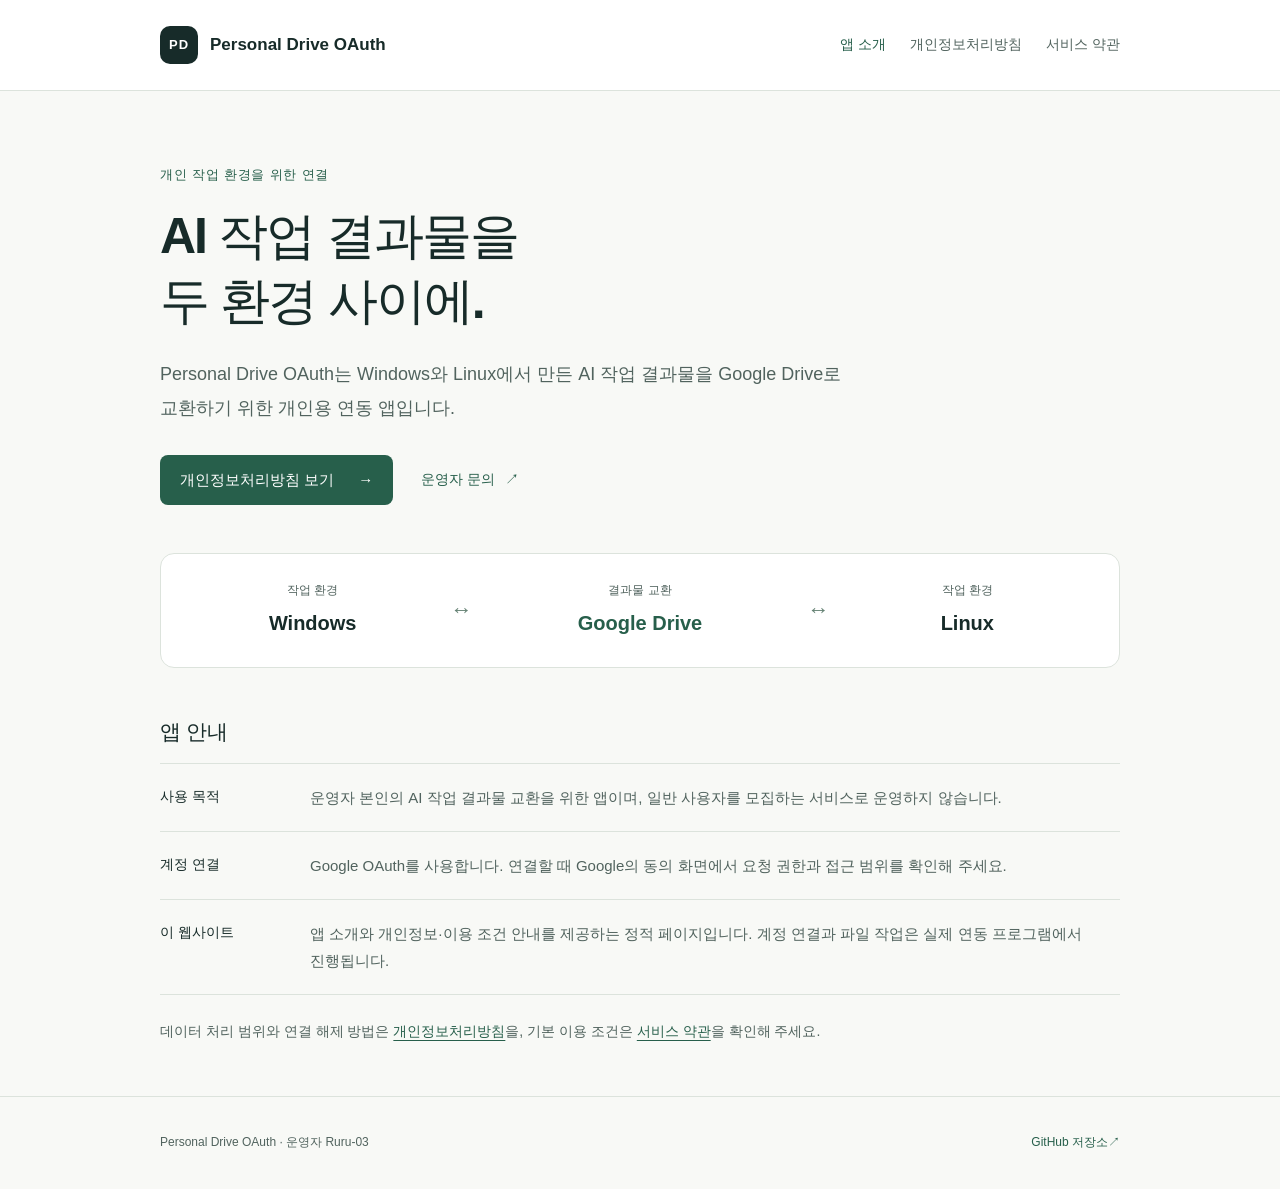
<file: index.html>
<!doctype html>
<html lang="ko">
<head>
  <meta charset="utf-8">
  <meta name="viewport" content="width=device-width, initial-scale=1">
  <meta name="description" content="Windows와 Linux에서 AI 작업 결과물을 교환하기 위한 개인용 Google Drive 연동 앱, Personal Drive OAuth의 소개와 개인정보 안내입니다.">
  <meta name="color-scheme" content="light">
  <title>Personal Drive OAuth | 개인용 Google Drive 연동</title>
  <link rel="stylesheet" href="styles.css">
</head>
<body>
  <a class="skip-link" href="#main-content">본문으로 건너뛰기</a>
  <header class="site-header">
    <div class="wrap header-inner">
      <a class="brand" href="./"><span class="brand-mark" aria-hidden="true">PD</span><span>Personal Drive OAuth</span></a>
      <nav aria-label="주요 메뉴">
        <a href="./" aria-current="page">앱 소개</a>
        <a href="privacy.html">개인정보처리방침</a>
        <a href="terms.html">서비스 약관</a>
      </nav>
    </div>
  </header>

  <main id="main-content" class="wrap home">
    <section class="hero" aria-labelledby="intro-title">
      <p class="eyebrow">개인 작업 환경을 위한 연결</p>
      <h1 id="intro-title">AI 작업 결과물을<br>두 환경 사이에.</h1>
      <p class="lead">Personal Drive OAuth는 Windows와 Linux에서 만든 AI 작업 결과물을 Google Drive로 교환하기 위한 개인용 연동 앱입니다.</p>
      <div class="actions">
        <a class="button" href="privacy.html">개인정보처리방침 보기 <span aria-hidden="true">→</span></a>
        <a class="text-link" href="https://github.com/Ruru-03/personal-drive-oauth/issues">운영자 문의 <span aria-hidden="true">↗</span></a>
      </div>
    </section>

    <section class="connection" aria-label="Google Drive를 통한 Windows와 Linux 작업 결과물 교환">
      <div class="endpoint"><span class="endpoint-label">작업 환경</span><strong>Windows</strong></div>
      <span class="connector" aria-hidden="true">↔</span>
      <div class="endpoint drive"><span class="endpoint-label">결과물 교환</span><strong>Google Drive</strong></div>
      <span class="connector" aria-hidden="true">↔</span>
      <div class="endpoint"><span class="endpoint-label">작업 환경</span><strong>Linux</strong></div>
    </section>

    <section class="overview" aria-labelledby="overview-title">
      <h2 id="overview-title">앱 안내</h2>
      <dl class="facts">
        <div><dt>사용 목적</dt><dd>운영자 본인의 AI 작업 결과물 교환을 위한 앱이며, 일반 사용자를 모집하는 서비스로 운영하지 않습니다.</dd></div>
        <div><dt>계정 연결</dt><dd>Google OAuth를 사용합니다. 연결할 때 Google의 동의 화면에서 요청 권한과 접근 범위를 확인해 주세요.</dd></div>
        <div><dt>이 웹사이트</dt><dd>앱 소개와 개인정보·이용 조건 안내를 제공하는 정적 페이지입니다. 계정 연결과 파일 작업은 실제 연동 프로그램에서 진행됩니다.</dd></div>
      </dl>
    </section>
    <p class="home-note">데이터 처리 범위와 연결 해제 방법은 <a href="privacy.html">개인정보처리방침</a>을, 기본 이용 조건은 <a href="terms.html">서비스 약관</a>을 확인해 주세요.</p>
  </main>

  <footer class="site-footer">
    <div class="wrap footer-inner">
      <p>Personal Drive OAuth <span aria-hidden="true">·</span> 운영자 Ruru-03</p>
      <a href="https://github.com/Ruru-03/personal-drive-oauth">GitHub 저장소 <span aria-hidden="true">↗</span></a>
    </div>
  </footer>
</body>
</html>
</file>
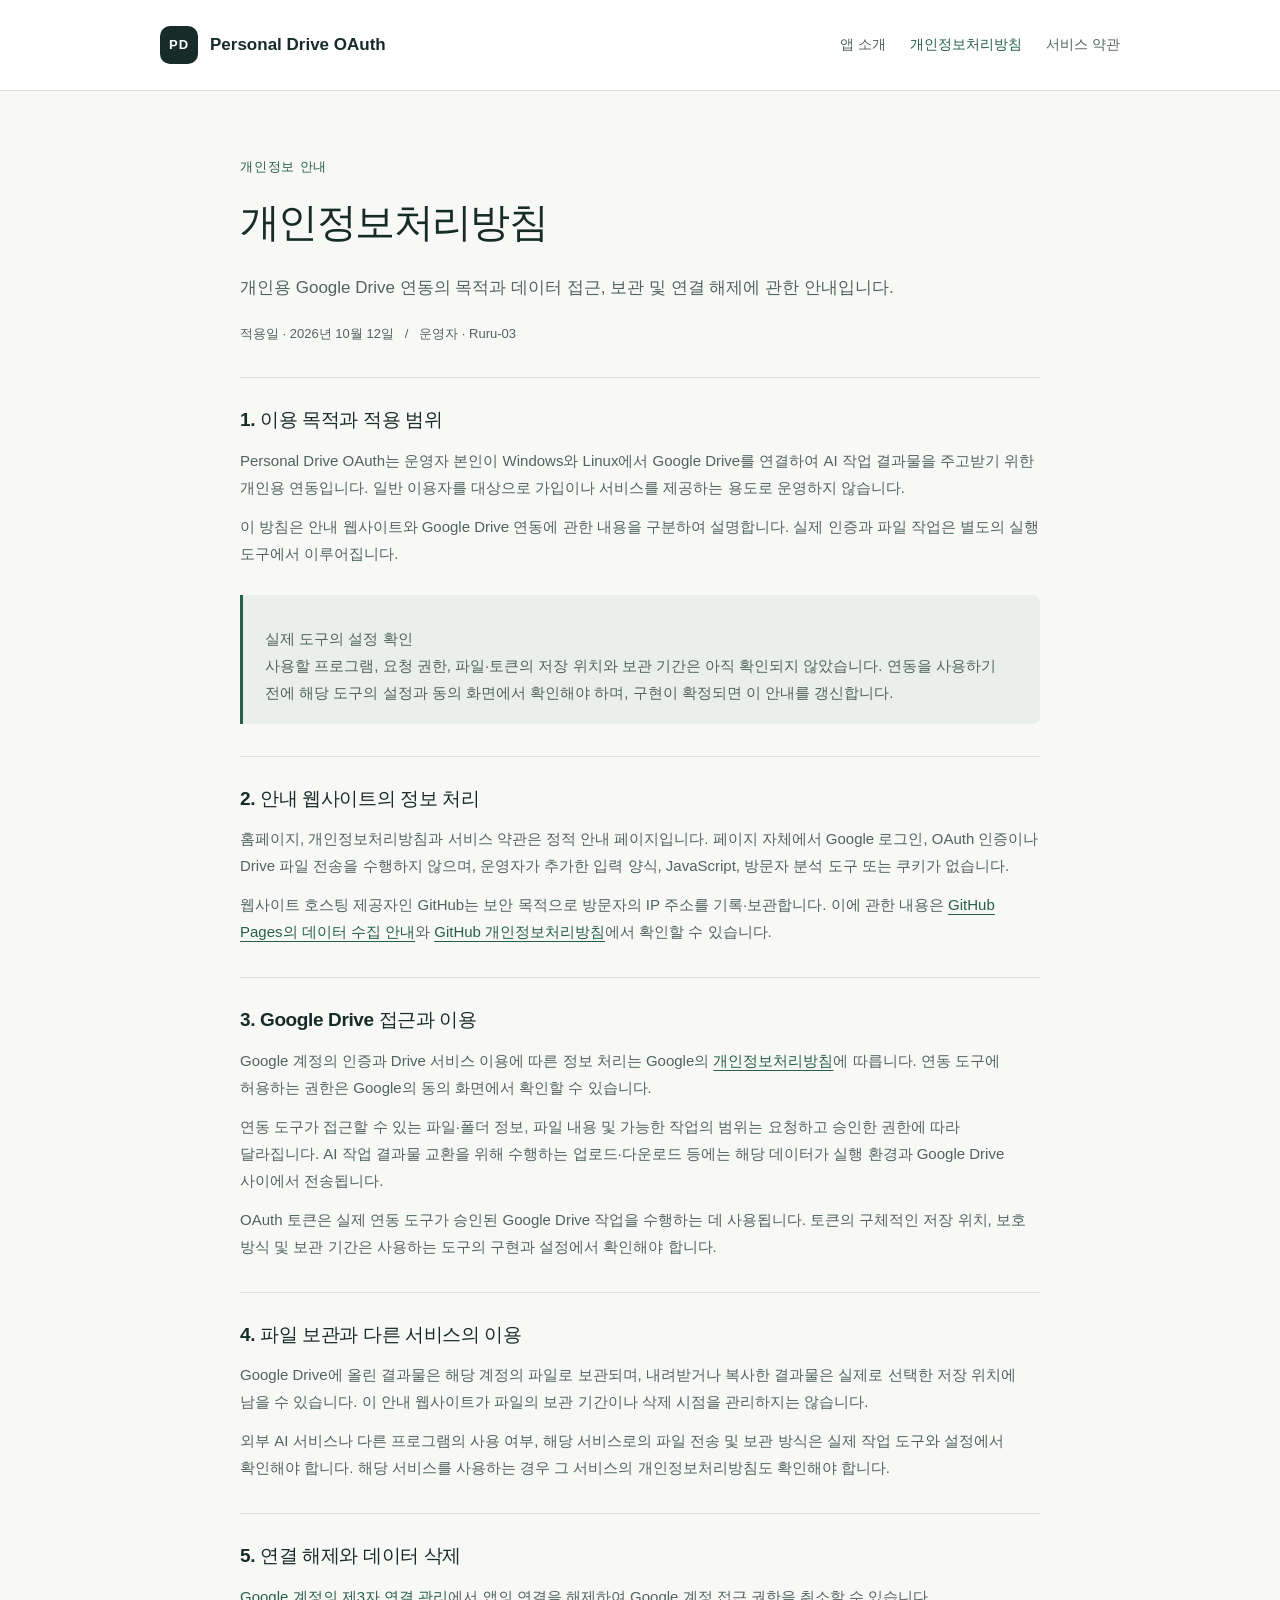
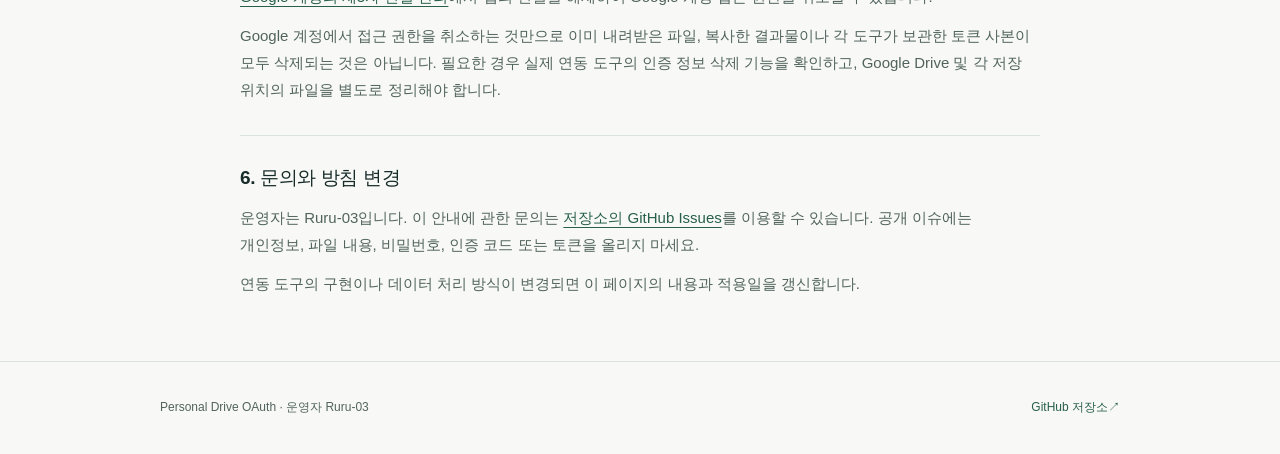
<file: privacy.html>
<!doctype html>
<html lang="ko">
  <head>
    <meta charset="utf-8">
    <meta name="viewport" content="width=device-width, initial-scale=1">
    <meta name="description" content="Personal Drive OAuth의 이용 목적, Google Drive 접근 범위 및 개인정보 처리 안내입니다.">
    <meta name="color-scheme" content="light">
    <title>개인정보처리방침 | Personal Drive OAuth</title>
    <link rel="stylesheet" href="styles.css">
  </head>
  <body>
    <a class="skip-link" href="#main-content">본문으로 바로가기</a>
    <header class="site-header">
      <div class="wrap header-inner">
        <a class="brand" href="./"><span class="brand-mark" aria-hidden="true">PD</span><span>Personal Drive OAuth</span></a>
        <nav aria-label="주요 메뉴">
          <a href="./">앱 소개</a>
          <a href="privacy.html" aria-current="page">개인정보처리방침</a>
          <a href="terms.html">서비스 약관</a>
        </nav>
      </div>
    </header>

    <main id="main-content" class="wrap policy">
      <p class="eyebrow">개인정보 안내</p>
      <h1>개인정보처리방침</h1>
      <p class="lead">개인용 Google Drive 연동의 목적과 데이터 접근, 보관 및 연결 해제에 관한 안내입니다.</p>
      <p class="meta">적용일 · 2026년 10월 12일 &nbsp; / &nbsp; 운영자 · Ruru-03</p>

      <section class="policy-section" aria-labelledby="purpose-title">
        <h2 id="purpose-title">1. 이용 목적과 적용 범위</h2>
        <p>Personal Drive OAuth는 운영자 본인이 Windows와 Linux에서 Google Drive를 연결하여 AI 작업 결과물을 주고받기 위한 개인용 연동입니다. 일반 이용자를 대상으로 가입이나 서비스를 제공하는 용도로 운영하지 않습니다.</p>
        <p>이 방침은 안내 웹사이트와 Google Drive 연동에 관한 내용을 구분하여 설명합니다. 실제 인증과 파일 작업은 별도의 실행 도구에서 이루어집니다.</p>
        <div class="notice">
          <p><strong>실제 도구의 설정 확인</strong><br>사용할 프로그램, 요청 권한, 파일·토큰의 저장 위치와 보관 기간은 아직 확인되지 않았습니다. 연동을 사용하기 전에 해당 도구의 설정과 동의 화면에서 확인해야 하며, 구현이 확정되면 이 안내를 갱신합니다.</p>
        </div>
      </section>

      <section class="policy-section" aria-labelledby="website-title">
        <h2 id="website-title">2. 안내 웹사이트의 정보 처리</h2>
        <p>홈페이지, 개인정보처리방침과 서비스 약관은 정적 안내 페이지입니다. 페이지 자체에서 Google 로그인, OAuth 인증이나 Drive 파일 전송을 수행하지 않으며, 운영자가 추가한 입력 양식, JavaScript, 방문자 분석 도구 또는 쿠키가 없습니다.</p>
        <p>웹사이트 호스팅 제공자인 GitHub는 보안 목적으로 방문자의 IP 주소를 기록·보관합니다. 이에 관한 내용은 <a href="https://docs.github.com/en/pages/getting-started-with-github-pages/what-is-github-pages#data-collection">GitHub Pages의 데이터 수집 안내</a>와 <a href="https://docs.github.com/en/site-policy/privacy-policies/github-general-privacy-statement">GitHub 개인정보처리방침</a>에서 확인할 수 있습니다.</p>
      </section>

      <section class="policy-section" aria-labelledby="access-title">
        <h2 id="access-title">3. Google Drive 접근과 이용</h2>
        <p>Google 계정의 인증과 Drive 서비스 이용에 따른 정보 처리는 Google의 <a href="https://policies.google.com/privacy">개인정보처리방침</a>에 따릅니다. 연동 도구에 허용하는 권한은 Google의 동의 화면에서 확인할 수 있습니다.</p>
        <p>연동 도구가 접근할 수 있는 파일·폴더 정보, 파일 내용 및 가능한 작업의 범위는 요청하고 승인한 권한에 따라 달라집니다. AI 작업 결과물 교환을 위해 수행하는 업로드·다운로드 등에는 해당 데이터가 실행 환경과 Google Drive 사이에서 전송됩니다.</p>
        <p>OAuth 토큰은 실제 연동 도구가 승인된 Google Drive 작업을 수행하는 데 사용됩니다. 토큰의 구체적인 저장 위치, 보호 방식 및 보관 기간은 사용하는 도구의 구현과 설정에서 확인해야 합니다.</p>
      </section>

      <section class="policy-section" aria-labelledby="storage-title">
        <h2 id="storage-title">4. 파일 보관과 다른 서비스의 이용</h2>
        <p>Google Drive에 올린 결과물은 해당 계정의 파일로 보관되며, 내려받거나 복사한 결과물은 실제로 선택한 저장 위치에 남을 수 있습니다. 이 안내 웹사이트가 파일의 보관 기간이나 삭제 시점을 관리하지는 않습니다.</p>
        <p>외부 AI 서비스나 다른 프로그램의 사용 여부, 해당 서비스로의 파일 전송 및 보관 방식은 실제 작업 도구와 설정에서 확인해야 합니다. 해당 서비스를 사용하는 경우 그 서비스의 개인정보처리방침도 확인해야 합니다.</p>
      </section>

      <section class="policy-section" aria-labelledby="revoke-title">
        <h2 id="revoke-title">5. 연결 해제와 데이터 삭제</h2>
        <p><a href="https://myaccount.google.com/connections">Google 계정의 제3자 연결 관리</a>에서 앱의 연결을 해제하여 Google 계정 접근 권한을 취소할 수 있습니다.</p>
        <p>Google 계정에서 접근 권한을 취소하는 것만으로 이미 내려받은 파일, 복사한 결과물이나 각 도구가 보관한 토큰 사본이 모두 삭제되는 것은 아닙니다. 필요한 경우 실제 연동 도구의 인증 정보 삭제 기능을 확인하고, Google Drive 및 각 저장 위치의 파일을 별도로 정리해야 합니다.</p>
      </section>

      <section class="policy-section" aria-labelledby="contact-title">
        <h2 id="contact-title">6. 문의와 방침 변경</h2>
        <p>운영자는 Ruru-03입니다. 이 안내에 관한 문의는 <a href="https://github.com/Ruru-03/personal-drive-oauth/issues">저장소의 GitHub Issues</a>를 이용할 수 있습니다. 공개 이슈에는 개인정보, 파일 내용, 비밀번호, 인증 코드 또는 토큰을 올리지 마세요.</p>
        <p>연동 도구의 구현이나 데이터 처리 방식이 변경되면 이 페이지의 내용과 적용일을 갱신합니다.</p>
      </section>
    </main>

    <footer class="site-footer">
      <div class="wrap footer-inner">
        <p>Personal Drive OAuth <span aria-hidden="true">·</span> 운영자 Ruru-03</p>
        <a href="https://github.com/Ruru-03/personal-drive-oauth">GitHub 저장소 <span aria-hidden="true">↗</span></a>
      </div>
    </footer>
  </body>
</html>
</file>
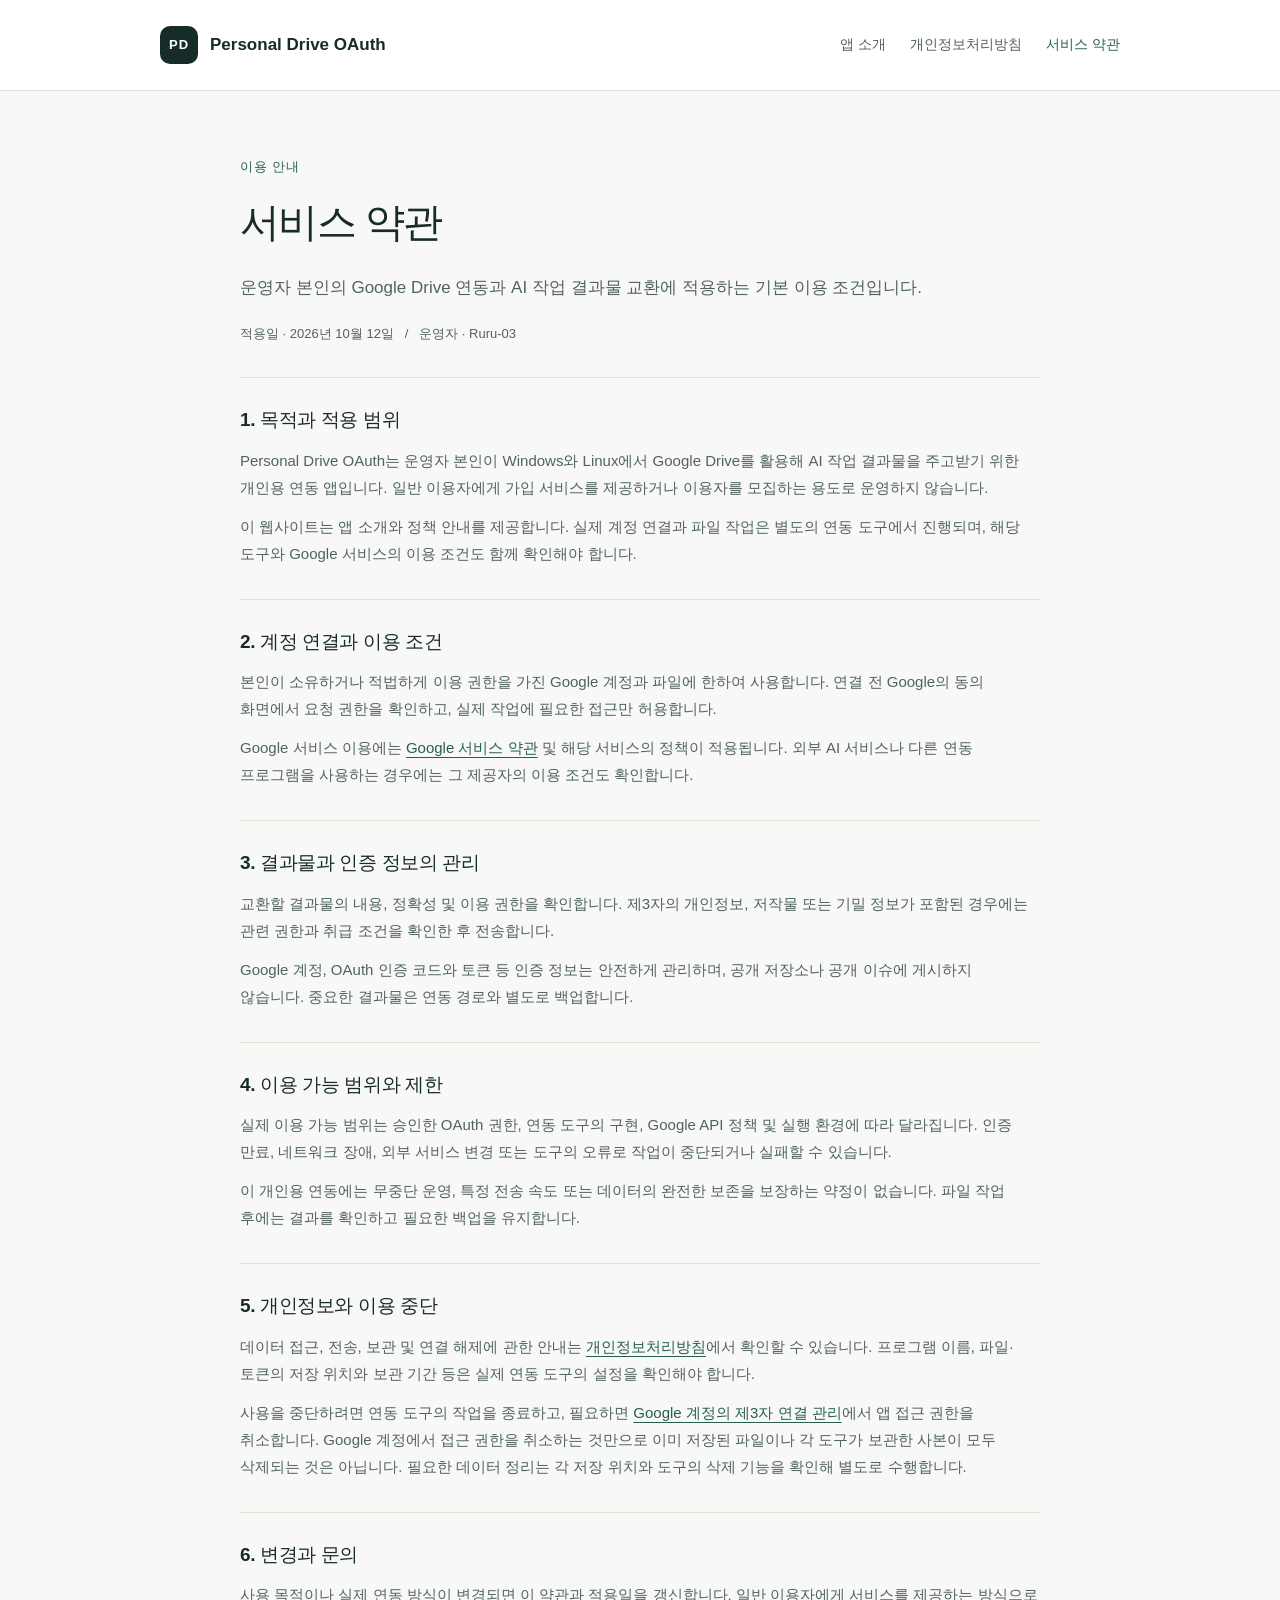
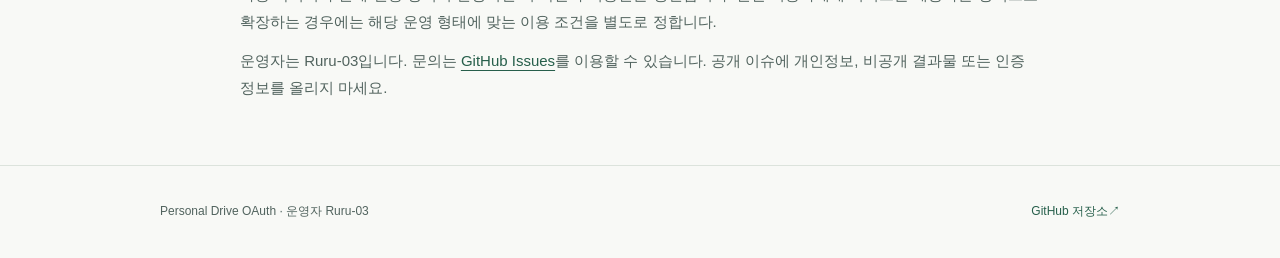
<file: terms.html>
<!doctype html>
<html lang="ko">
<head>
  <meta charset="utf-8">
  <meta name="viewport" content="width=device-width, initial-scale=1">
  <meta name="description" content="Personal Drive OAuth의 개인 사용 목적, 이용 조건, 파일 관리 및 연결 해제에 관한 서비스 약관입니다.">
  <meta name="color-scheme" content="light">
  <title>서비스 약관 | Personal Drive OAuth</title>
  <link rel="stylesheet" href="styles.css">
</head>
<body>
  <a class="skip-link" href="#main-content">본문으로 건너뛰기</a>
  <header class="site-header">
    <div class="wrap header-inner">
      <a class="brand" href="./"><span class="brand-mark" aria-hidden="true">PD</span><span>Personal Drive OAuth</span></a>
      <nav aria-label="주요 메뉴">
        <a href="./">앱 소개</a>
        <a href="privacy.html">개인정보처리방침</a>
        <a href="terms.html" aria-current="page">서비스 약관</a>
      </nav>
    </div>
  </header>

  <main id="main-content" class="wrap policy">
    <p class="eyebrow">이용 안내</p>
    <h1>서비스 약관</h1>
    <p class="lead">운영자 본인의 Google Drive 연동과 AI 작업 결과물 교환에 적용하는 기본 이용 조건입니다.</p>
    <p class="meta">적용일 · 2026년 10월 12일 &nbsp; / &nbsp; 운영자 · Ruru-03</p>

    <section class="policy-section" aria-labelledby="scope-title">
      <h2 id="scope-title">1. 목적과 적용 범위</h2>
      <p>Personal Drive OAuth는 운영자 본인이 Windows와 Linux에서 Google Drive를 활용해 AI 작업 결과물을 주고받기 위한 개인용 연동 앱입니다. 일반 이용자에게 가입 서비스를 제공하거나 이용자를 모집하는 용도로 운영하지 않습니다.</p>
      <p>이 웹사이트는 앱 소개와 정책 안내를 제공합니다. 실제 계정 연결과 파일 작업은 별도의 연동 도구에서 진행되며, 해당 도구와 Google 서비스의 이용 조건도 함께 확인해야 합니다.</p>
    </section>

    <section class="policy-section" aria-labelledby="use-title">
      <h2 id="use-title">2. 계정 연결과 이용 조건</h2>
      <p>본인이 소유하거나 적법하게 이용 권한을 가진 Google 계정과 파일에 한하여 사용합니다. 연결 전 Google의 동의 화면에서 요청 권한을 확인하고, 실제 작업에 필요한 접근만 허용합니다.</p>
      <p>Google 서비스 이용에는 <a href="https://policies.google.com/terms">Google 서비스 약관</a> 및 해당 서비스의 정책이 적용됩니다. 외부 AI 서비스나 다른 연동 프로그램을 사용하는 경우에는 그 제공자의 이용 조건도 확인합니다.</p>
    </section>

    <section class="policy-section" aria-labelledby="files-title">
      <h2 id="files-title">3. 결과물과 인증 정보의 관리</h2>
      <p>교환할 결과물의 내용, 정확성 및 이용 권한을 확인합니다. 제3자의 개인정보, 저작물 또는 기밀 정보가 포함된 경우에는 관련 권한과 취급 조건을 확인한 후 전송합니다.</p>
      <p>Google 계정, OAuth 인증 코드와 토큰 등 인증 정보는 안전하게 관리하며, 공개 저장소나 공개 이슈에 게시하지 않습니다. 중요한 결과물은 연동 경로와 별도로 백업합니다.</p>
    </section>

    <section class="policy-section" aria-labelledby="availability-title">
      <h2 id="availability-title">4. 이용 가능 범위와 제한</h2>
      <p>실제 이용 가능 범위는 승인한 OAuth 권한, 연동 도구의 구현, Google API 정책 및 실행 환경에 따라 달라집니다. 인증 만료, 네트워크 장애, 외부 서비스 변경 또는 도구의 오류로 작업이 중단되거나 실패할 수 있습니다.</p>
      <p>이 개인용 연동에는 무중단 운영, 특정 전송 속도 또는 데이터의 완전한 보존을 보장하는 약정이 없습니다. 파일 작업 후에는 결과를 확인하고 필요한 백업을 유지합니다.</p>
    </section>

    <section class="policy-section" aria-labelledby="privacy-title">
      <h2 id="privacy-title">5. 개인정보와 이용 중단</h2>
      <p>데이터 접근, 전송, 보관 및 연결 해제에 관한 안내는 <a href="privacy.html">개인정보처리방침</a>에서 확인할 수 있습니다. 프로그램 이름, 파일·토큰의 저장 위치와 보관 기간 등은 실제 연동 도구의 설정을 확인해야 합니다.</p>
      <p>사용을 중단하려면 연동 도구의 작업을 종료하고, 필요하면 <a href="https://myaccount.google.com/connections">Google 계정의 제3자 연결 관리</a>에서 앱 접근 권한을 취소합니다. Google 계정에서 접근 권한을 취소하는 것만으로 이미 저장된 파일이나 각 도구가 보관한 사본이 모두 삭제되는 것은 아닙니다. 필요한 데이터 정리는 각 저장 위치와 도구의 삭제 기능을 확인해 별도로 수행합니다.</p>
    </section>

    <section class="policy-section" aria-labelledby="contact-title">
      <h2 id="contact-title">6. 변경과 문의</h2>
      <p>사용 목적이나 실제 연동 방식이 변경되면 이 약관과 적용일을 갱신합니다. 일반 이용자에게 서비스를 제공하는 방식으로 확장하는 경우에는 해당 운영 형태에 맞는 이용 조건을 별도로 정합니다.</p>
      <p>운영자는 Ruru-03입니다. 문의는 <a href="https://github.com/Ruru-03/personal-drive-oauth/issues">GitHub Issues</a>를 이용할 수 있습니다. 공개 이슈에 개인정보, 비공개 결과물 또는 인증 정보를 올리지 마세요.</p>
    </section>
  </main>

  <footer class="site-footer">
    <div class="wrap footer-inner">
      <p>Personal Drive OAuth <span aria-hidden="true">·</span> 운영자 Ruru-03</p>
      <a href="https://github.com/Ruru-03/personal-drive-oauth">GitHub 저장소 <span aria-hidden="true">↗</span></a>
    </div>
  </footer>
</body>
</html>
</file>
<file: styles.css>
:root {
  color-scheme: light;
  --background: #f8f9f6;
  --surface: #ffffff;
  --ink: #172b29;
  --muted: #51635e;
  --accent: #275f4b;
  --line: #dce3dc;
  --soft: #eaf0e9;
  font-family: "Segoe UI", "Malgun Gothic", "Apple SD Gothic Neo", sans-serif;
  color: var(--ink);
  background: var(--background);
  font-synthesis: none;
}
* { box-sizing: border-box; }
body { margin: 0; font-size: 16px; line-height: 1.8; word-break: keep-all; overflow-wrap: anywhere; }
a { color: var(--accent); text-underline-offset: 4px; }
a:hover { text-decoration-thickness: 2px; }
a:focus-visible { outline: 3px solid #39745a; outline-offset: 5px; border-radius: 3px; }
.wrap { width: min(100% - 64px, 960px); margin-inline: auto; }
.skip-link { position: absolute; top: -100px; left: 20px; z-index: 10; padding: 10px 16px; background: var(--surface); }
.skip-link:focus { top: 12px; }
.site-header { border-bottom: 1px solid var(--line); background: var(--surface); }
.header-inner { min-height: 90px; display: flex; align-items: center; justify-content: space-between; gap: 24px; }
.brand { display: inline-flex; align-items: center; gap: 12px; color: var(--ink); font-weight: 650; font-size: 17px; text-decoration: none; }
.brand-mark { display: grid; place-items: center; width: 38px; height: 38px; flex-shrink: 0; border-radius: 10px; background: var(--ink); color: #fff; font-size: 13px; letter-spacing: 1px; }
nav { display: flex; gap: 24px; flex-wrap: wrap; }
nav a { display: inline-flex; align-items: center; min-height: 44px; color: var(--muted); font-size: 14px; text-decoration: none; }
nav a[aria-current="page"] { color: var(--accent); font-weight: 700; }
.home { padding-block: 72px 52px; }
.hero { max-width: 730px; }
.eyebrow { margin: 0 0 18px; color: var(--accent); font-size: 13px; font-weight: 700; letter-spacing: .06em; }
h1 { margin: 0; font-size: clamp(34px, 4.5vw, 50px); line-height: 1.3; letter-spacing: -.04em; font-weight: 750; }
.lead { margin: 24px 0 0; color: var(--muted); font-size: 18px; line-height: 1.85; }
.actions { display: flex; align-items: center; gap: 28px; flex-wrap: wrap; margin-top: 30px; }
.button { display: inline-flex; justify-content: center; align-items: center; gap: 24px; min-height: 50px; padding: 10px 20px; border-radius: 8px; color: #fff; background: var(--accent); font-size: 15px; font-weight: 600; text-decoration: none; }
.button:hover { background: #1d4c3b; }
.text-link { display: inline-flex; align-items: center; gap: 10px; min-height: 44px; font-size: 14px; font-weight: 600; text-decoration: none; }
.connection { display: grid; grid-template-columns: 1fr auto 1.25fr auto 1fr; align-items: center; gap: 18px; margin-top: 48px; padding: 26px 32px; border: 1px solid var(--line); border-radius: 14px; background: var(--surface); }
.endpoint { text-align: center; }
.endpoint-label { display: block; color: var(--muted); font-size: 12px; margin-bottom: 3px; }
.endpoint strong { font-size: 20px; font-weight: 650; }
.drive strong { color: var(--accent); }
.connector { color: #668375; font-size: 22px; }
.overview { margin-top: 48px; }
h2 { margin: 0 0 16px; font-size: 21px; line-height: 1.5; letter-spacing: -.02em; }
.facts { margin: 0; border-top: 1px solid var(--line); }
.facts > div { display: grid; grid-template-columns: 130px 1fr; gap: 20px; padding-block: 20px; border-bottom: 1px solid var(--line); }
dt { font-size: 14px; font-weight: 700; }
dd { margin: 0; color: var(--muted); font-size: 15px; }
.home-note { margin: 24px 0 0; color: var(--muted); font-size: 14px; }
.site-footer { border-top: 1px solid var(--line); }
.footer-inner { display: flex; align-items: center; justify-content: space-between; gap: 20px; padding-block: 24px; color: var(--muted); font-size: 12px; }
.footer-inner p { margin: 0; }
.footer-inner a { display: inline-flex; align-items: center; min-height: 44px; text-decoration: none; }
.policy { max-width: 800px; padding-block: 64px 64px; }
.policy h1 { font-size: clamp(30px, 4vw, 40px); }
.policy .lead { font-size: 17px; }
.meta { margin: 18px 0 0; color: var(--muted); font-size: 13px; }
.notice { margin-block: 28px; padding: 18px 22px; border-left: 3px solid var(--accent); border-radius: 0 8px 8px 0; background: var(--soft); font-size: 15px; }
.notice p { margin: 0; }
.notice p + p { margin-top: 10px; }
.policy-section { margin-top: 32px; padding-top: 28px; border-top: 1px solid var(--line); }
.policy-section h2 { margin-bottom: 12px; font-size: 19px; }
.policy-section p, .policy-section li { color: var(--muted); font-size: 15px; }
.policy-section p { margin: 12px 0 0; }
.policy-section ul { padding-left: 22px; margin: 12px 0 0; }
.policy-section li + li { margin-top: 8px; }
@media (max-width: 680px) {
  .wrap { width: calc(100% - 40px); }
  .header-inner { align-items: flex-start; flex-direction: column; gap: 6px; padding-block: 18px 10px; }
  .brand { font-size: 16px; }
  nav { gap: 22px; }
  .home { padding-top: 42px; }
  .lead { font-size: 16px; }
  .actions { gap: 16px; }
  .connection { grid-template-columns: 1fr; gap: 8px; padding: 22px; margin-top: 36px; }
  .connector { line-height: 1.3; text-align: center; transform: rotate(90deg); }
  .endpoint { padding-block: 6px; }
  .endpoint strong { font-size: 18px; }
  .overview { margin-top: 36px; }
  .facts > div { grid-template-columns: 1fr; gap: 6px; padding-block: 16px; }
  .footer-inner { align-items: flex-start; flex-direction: column; gap: 2px; padding-block: 18px; }
  .policy { padding-block: 40px; }
}
</file>
